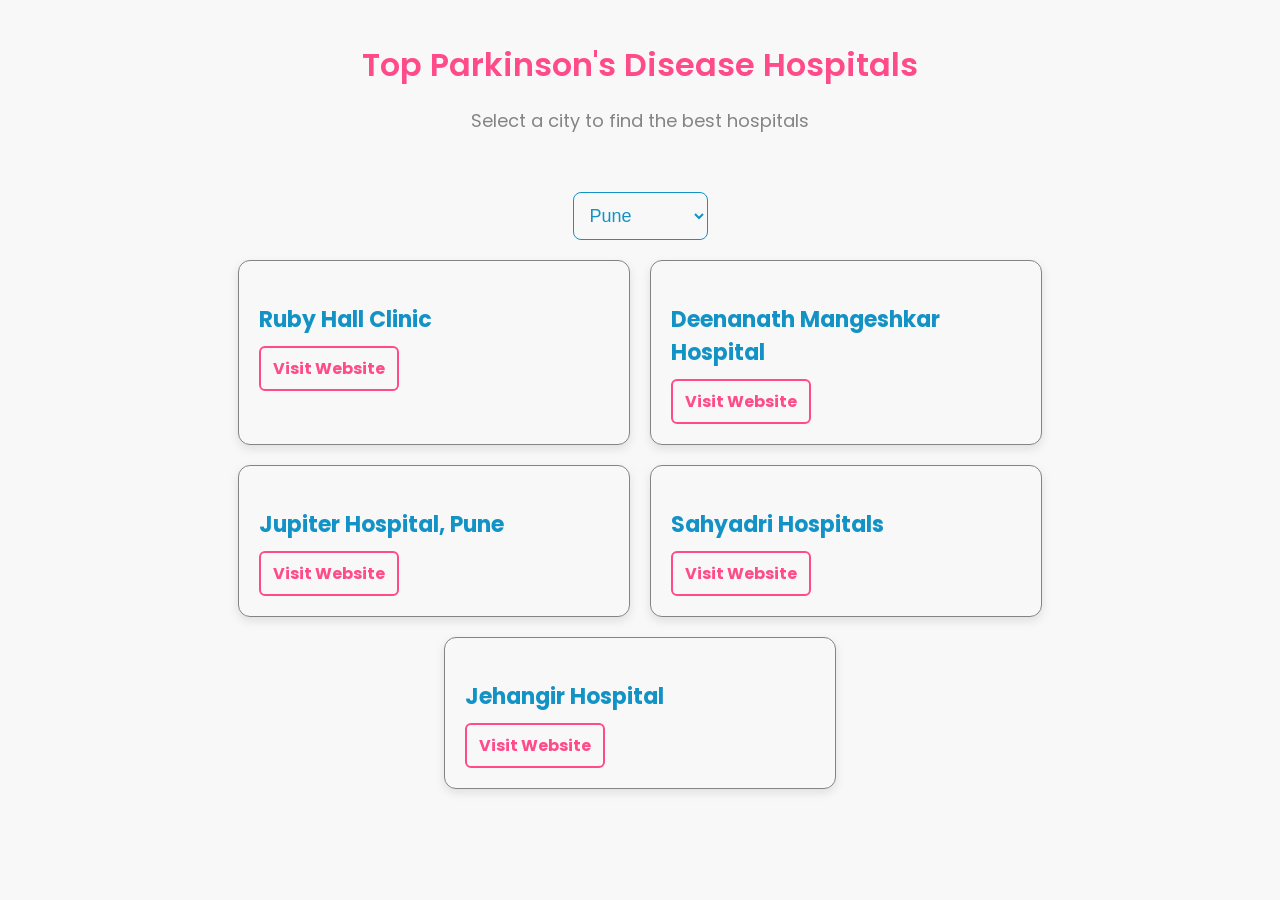
<file: Parkinson's disease detection/templates/hospitals.html>
<!DOCTYPE html>
<html lang="en">
<head>
  <meta charset="UTF-8" />
  <meta name="viewport" content="width=device-width, initial-scale=1.0" />
  <title>Top Parkinson's Hospitals</title>
  <link href="https://fonts.googleapis.com/css2?family=Poppins:wght@300;400;600&display=swap" rel="stylesheet">
  <script src="https://cdnjs.cloudflare.com/ajax/libs/gsap/3.12.2/gsap.min.js"></script>
  <style>
    body {
      font-family: 'Poppins', sans-serif;
      background: #F8F8F8;
      text-align: center;
      overflow-x: hidden;
      color: #858384;
      padding: 20px;
      margin: 0;
    }
    .container {
      max-width: 900px;
      margin: auto;
      padding-top: 20px;
    }
    header h1 {
      font-size: 32px;
      font-weight: 600;
      color: #FF4B89;
      margin-bottom: 10px;
    }
    header p {
      font-size: 18px;
      color: #858384;
    }
    select {
      padding: 12px;
      font-size: 18px;
      margin: 20px 0;
      border-radius: 8px;
      border: 1px solid #1392C6;
      background: #F8F8F8;
      color: #1392C6;
      cursor: pointer;
      transition: border-color 0.3s ease;
    }
    select:hover {
      border-color: #279364;
    }
    .hospital-list {
      display: flex;
      flex-wrap: wrap;
      justify-content: center;
      gap: 20px;
      opacity: 0;
      transform: translateY(20px);
    }
    .hospital-card {
      background: #F8F8F8;
      padding: 20px;
      border-radius: 12px;
      box-shadow: 0 4px 10px rgba(133, 131, 132, 0.2);
      width: 350px;
      transition: transform 0.3s ease, box-shadow 0.3s ease;
      position: relative;
      overflow: hidden;
      text-align: left;
      border: 1px solid #858384;
    }
    .hospital-card:hover {
      transform: translateY(-5px);
      box-shadow: 0 8px 20px rgba(133, 131, 132, 0.3);
    }
    .hospital-card h3 {
      font-size: 22px;
      margin-bottom: 10px;
      color: #1392C6;
    }
    .hospital-card a {
      display: inline-block;
      font-size: 16px;
      font-weight: bold;
      color: #FF4B89;
      text-decoration: none;
      border: 2px solid #FF4B89;
      padding: 8px 12px;
      border-radius: 6px;
      transition: background 0.3s ease-in-out, color 0.3s ease-in-out;
    }
    .hospital-card a:hover {
      background: #279364;
      color: #F8F8F8;
    }
    .hospital-card::after {
      content: '';
      position: absolute;
      bottom: 0;
      left: 0;
      width: 100%;
      height: 4px;
      background: linear-gradient(45deg, #FF4B89, #279364);
      transform: scaleX(0);
      transition: transform 0.3s ease;
    }
    .hospital-card:hover::after {
      transform: scaleX(1);
    }
  </style>
</head>
<body>
  <header>
    <h1>Top Parkinson's Disease Hospitals</h1>
    <p>Select a city to find the best hospitals</p>
  </header>
  <div class="container">
    <select id="city-select">
      <option value="Pune">Pune</option>
      <option value="Mumbai">Mumbai</option>
      <option value="Delhi">Delhi</option>
      <option value="Chennai">Chennai</option>
      <option value="Hyderabad">Hyderabad</option>
      <option value="Bangalore">Bangalore</option>
    </select>
    <div id="hospital-list" class="hospital-list">
      <!-- Hospital data will be inserted dynamically -->
    </div>
  </div>
  
  <script>
    const hospitals = {
      "Pune": [
        { name: "Ruby Hall Clinic", website: "https://www.rubyhall.com/" },
        { name: "Deenanath Mangeshkar Hospital", website: "https://www.dmhospital.org/" },
        { name: "Jupiter Hospital, Pune", website: "https://www.jupiterhospital.com/pune/" },
        { name: "Sahyadri Hospitals", website: "https://www.sahyadrihospital.com/" },
        { name: "Jehangir Hospital", website: "https://www.jehangirhospital.com/" }
      ],
      "Mumbai": [
        { name: "Kokilaben Dhirubhai Ambani Hospital", website: "https://www.kokilabenhospital.com/" },
        { name: "Lilavati Hospital", website: "https://www.lilavatihospital.com/" },
        { name: "Tata Memorial Hospital", website: "https://tmc.gov.in/" },
        { name: "Nanavati Super Speciality Hospital", website: "https://www.nanavatimaxhospital.org/" },
        { name: "P.D. Hinduja Hospital", website: "https://www.hindujahospital.com/" }
      ],
      "Bangalore": [
        { name: "Manipal Hospital", website: "https://www.manipalhospitals.com/bangalore/" },
        { name: "Fortis Hospital", website: "https://www.fortishealthcare.com/location/fortis-hospital-bg-road-bangalore" },
        { name: "Apollo Hospitals", website: "https://www.apollohospitals.com/hospital/bangalore" },
        { name: "Aster Hospitals", website: "https://www.asterhospitals.in/hospitals/aster-cmi-bangalore" },
        { name: "NIMHANS", website: "https://nimhans.ac.in/" }
      ],
      "Delhi": [
        { name: "AIIMS", website: "https://www.aiims.edu/" },
        { name: "Max Super Speciality Hospital", website: "https://www.maxhealthcare.in/" },
        { name: "Apollo Hospital", website: "https://www.apollohospitals.com/delhi" },
        { name: "Sir Ganga Ram Hospital", website: "https://sgrh.com/" }
      ],
      "Chennai": [
        { name: "Apollo Hospitals, Greams Road", website: "https://www.apollohospitals.com/hospital/chennai" },
        { name: "Kauvery Hospital", website: "https://www.kauveryhospital.com/" },
        { name: "Gleneagles Hospital", website: "https://www.gleneagleshospitals.co.in/gleneagles-healthcity-perumbakkam-sholinganallur-chennai" },
        { name: "Institute of Neurological Sciences, SIMS Hospital", website: "https://www.simshospitals.com/" }
      ],
      "Hyderabad": [
        { name: "Apollo Health City", website: "https://www.apollohospitals.com/hospital/hyderabad" },
        { name: "Care Hospitals", website: "https://www.carehospitals.com/" },
        { name: "KIMS Hospitals", website: "https://www.kimshospitals.com/" },
        { name: "Yashoda Hospitals", website: "https://www.yashodahospitals.com/" }
      ]
    };

    function updateHospitals() {
      const city = document.getElementById("city-select").value;
      const hospitalList = document.getElementById("hospital-list");
      hospitalList.innerHTML = "";

      hospitals[city].forEach(hospital => {
        const div = document.createElement("div");
        div.classList.add("hospital-card");
        div.innerHTML = `<h3>${hospital.name}</h3><a href="${hospital.website}" target="_blank">Visit Website</a>`;
        hospitalList.appendChild(div);
      });

      gsap.to(".hospital-list", { opacity: 1, y: 0, duration: 0.5, ease: "power2.out" });
    }

    document.getElementById("city-select").addEventListener("change", updateHospitals);
    updateHospitals();
  </script>
</body>
</html>
</file>
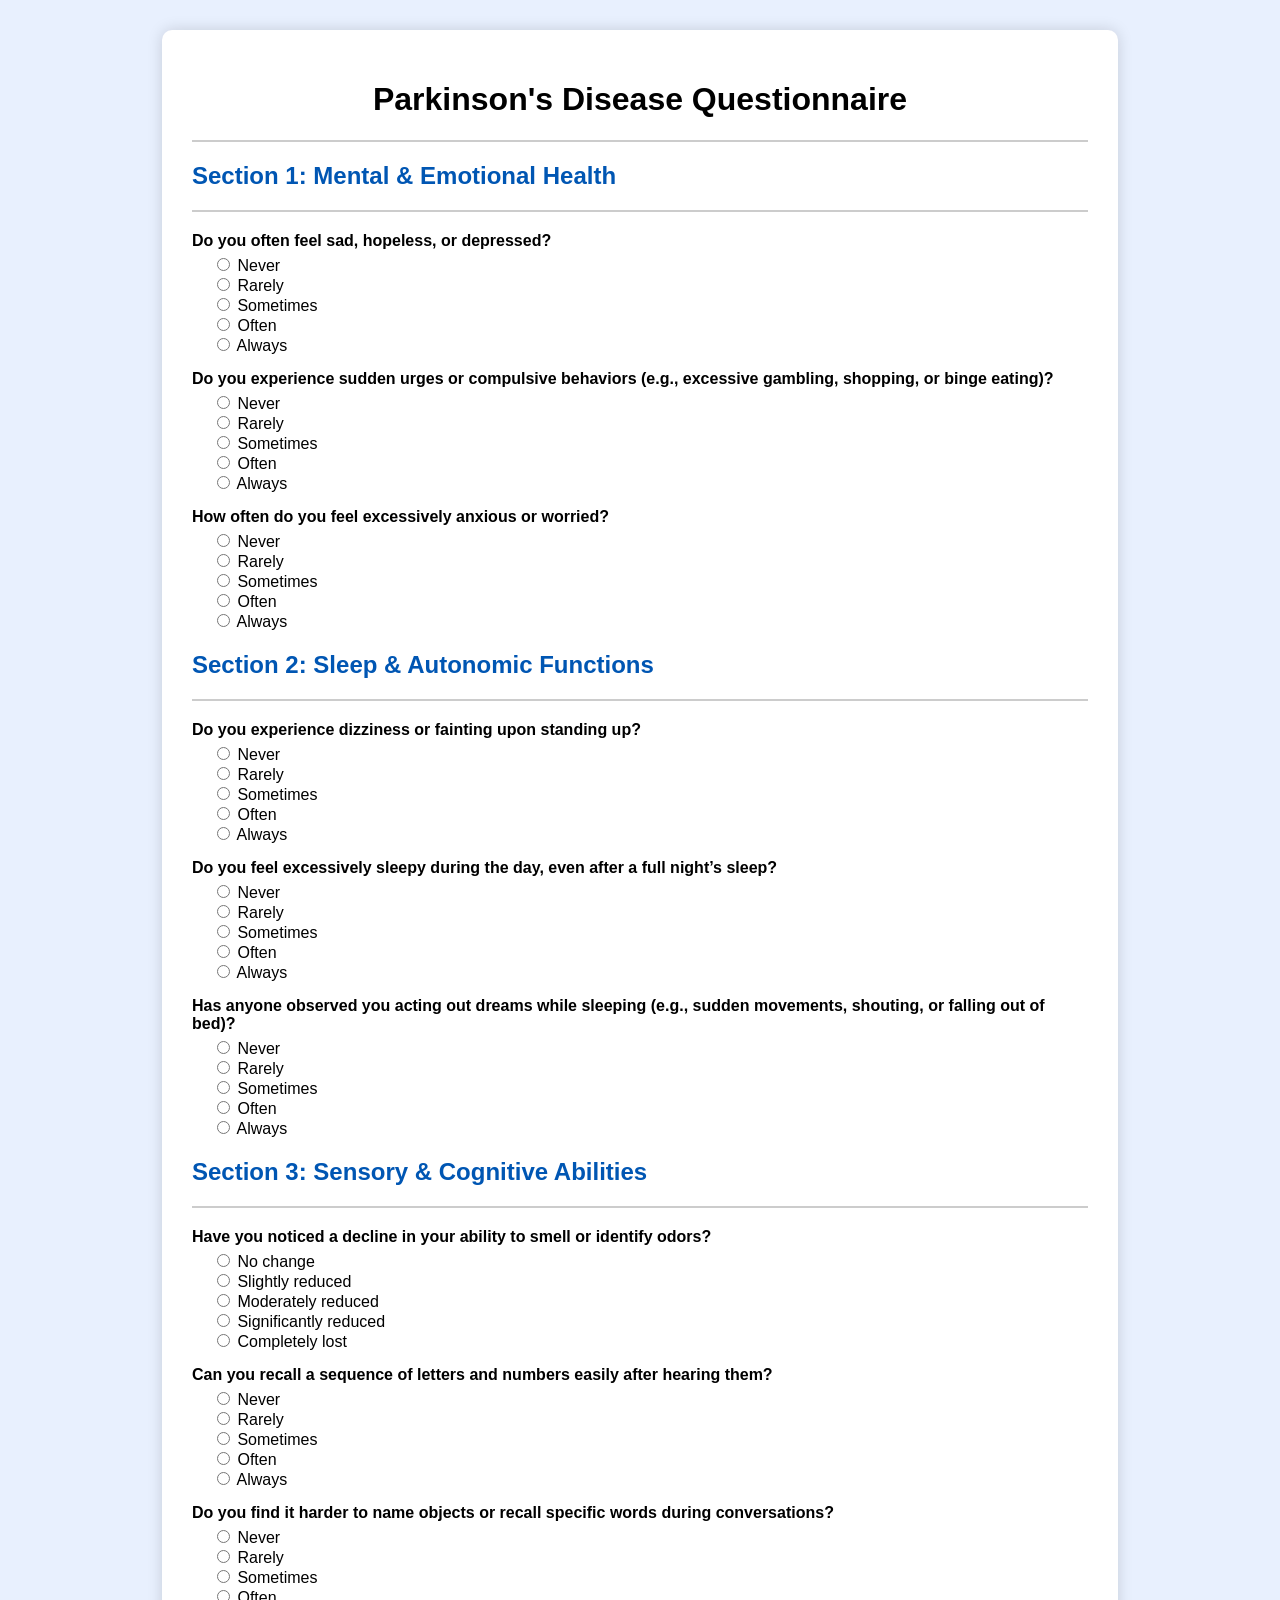
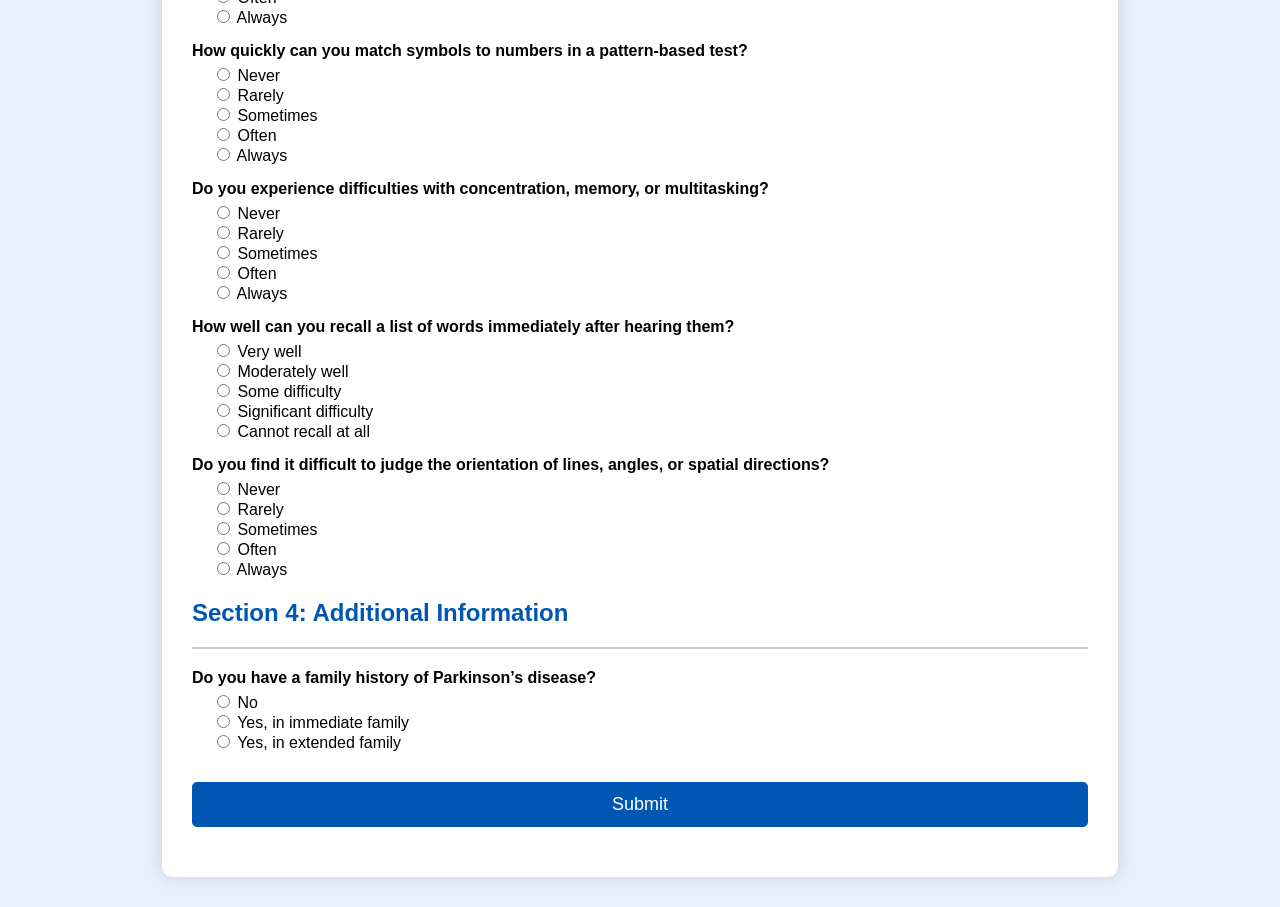
<file: Parkinson's disease detection/templates/questionnaire.html>
<!DOCTYPE html>
<html lang="en">
<head>
    <meta charset="UTF-8">
    <meta name="viewport" content="width=device-width, initial-scale=1.0">
    <title>Parkinson's Disease Questionnaire</title>
    <style>
        body {
            font-family: Arial, sans-serif;
            background-color: #e8f0fe;
            text-align: center;
            margin: 0;
            padding: 0;
        }
        .container {
            width: 70%;
            margin: 30px auto;
            background: white;
            padding: 30px;
            border-radius: 10px;
            box-shadow: 0px 0px 15px rgba(0, 0, 0, 0.15);
            text-align: left;
        }
        h1 {
            text-align: center;
        }
        h2 {
            color: #0056b3;
            margin-top: 20px;
        }
        hr {
            border: 0;
            height: 2px;
            background: #ccc;
            margin-bottom: 20px;
        }
        .question {
            font-weight: bold;
            margin: 15px 0 5px;
        }
        .options {
            display: flex;
            flex-direction: column;
            align-items: flex-start;
            margin-left: 20px;
        }
        button {
            background: #0056b3;
            color: white;
            border: none;
            padding: 12px 25px;
            font-size: 18px;
            cursor: pointer;
            border-radius: 5px;
            margin-top: 30px;
            display: block;
            width: 100%;
        }
        button:hover {
            background: #00408a;
        }
    </style>
</head>
<body>
    <div class="container">
        <h1>Parkinson's Disease Questionnaire</h1>
        
        <hr>
        
        <script>
            const questions = [
                { section: "Section 1: Mental & Emotional Health", text: "Do you often feel sad, hopeless, or depressed?", name: "q1" },
                { text: "Do you experience sudden urges or compulsive behaviors (e.g., excessive gambling, shopping, or binge eating)?", name: "q2" },
                { text: "How often do you feel excessively anxious or worried?", name: "q3" },
                
                { section: "Section 2: Sleep & Autonomic Functions", text: "Do you experience dizziness or fainting upon standing up?", name: "q4" },
                { text: "Do you feel excessively sleepy during the day, even after a full night’s sleep?", name: "q5" },
                { text: "Has anyone observed you acting out dreams while sleeping (e.g., sudden movements, shouting, or falling out of bed)?", name: "q6" },
                
                { section: "Section 3: Sensory & Cognitive Abilities", text: "Have you noticed a decline in your ability to smell or identify odors?", name: "q7", options: ["No change", "Slightly reduced", "Moderately reduced", "Significantly reduced", "Completely lost"] },
                { text: "Can you recall a sequence of letters and numbers easily after hearing them?", name: "q8" },
                { text: "Do you find it harder to name objects or recall specific words during conversations?", name: "q9" },
                { text: "How quickly can you match symbols to numbers in a pattern-based test?", name: "q10" },
                { text: "Do you experience difficulties with concentration, memory, or multitasking?", name: "q11" },
                { text: "How well can you recall a list of words immediately after hearing them?", name: "q12", options: ["Very well", "Moderately well", "Some difficulty", "Significant difficulty", "Cannot recall at all"] },
                { text: "Do you find it difficult to judge the orientation of lines, angles, or spatial directions?", name: "q13" },
                
                { section: "Section 4: Additional Information", text: "Do you have a family history of Parkinson’s disease?", name: "q14", options: ["No", "Yes, in immediate family", "Yes, in extended family"] },
            ];

            let currentSection = "";
            questions.forEach(q => {
                if (q.section && q.section !== currentSection) {
                    document.write(`<h2>${q.section}</h2><hr>`);
                    currentSection = q.section;
                }
                document.write(`<div class='question'>${q.text}</div>`);
                document.write("<div class='options'>");
                (q.options || ["Never", "Rarely", "Sometimes", "Often", "Always"]).forEach(option => {
                    document.write(`<label><input type='radio' name='${q.name}' value='${option}'> ${option}</label>`);
                });
                document.write("</div>");
            });
        </script>
        
        <button onclick="calculateRisk()">Submit</button>
        
        <h2 id="result"></h2>
    </div>

    <script>
        function calculateRisk() {
            let score = 0;
            const answers = document.querySelectorAll("input[type='radio']:checked");
            
            answers.forEach(answer => {
                if (answer.value === "Never" || answer.value === "No change" || answer.value === "No") {
                    score += 0;
                } else if (answer.value === "Rarely" || answer.value === "Slightly reduced") {
                    score += 1;
                } else if (answer.value === "Sometimes" || answer.value === "Moderately reduced") {
                    score += 2;
                } else if (answer.value === "Often" || answer.value === "Significantly reduced") {
                    score += 3;
                } else if (answer.value === "Always" || answer.value === "Completely lost") {
                    score += 4;
                }
            });
            
            let probability = (score / (answers.length * 4)) * 100;
            document.getElementById("result").innerText = `Estimated probability of Parkinson's: ${probability.toFixed(2)}%`;
        }
    </script>
</body>
</html>
</file>
